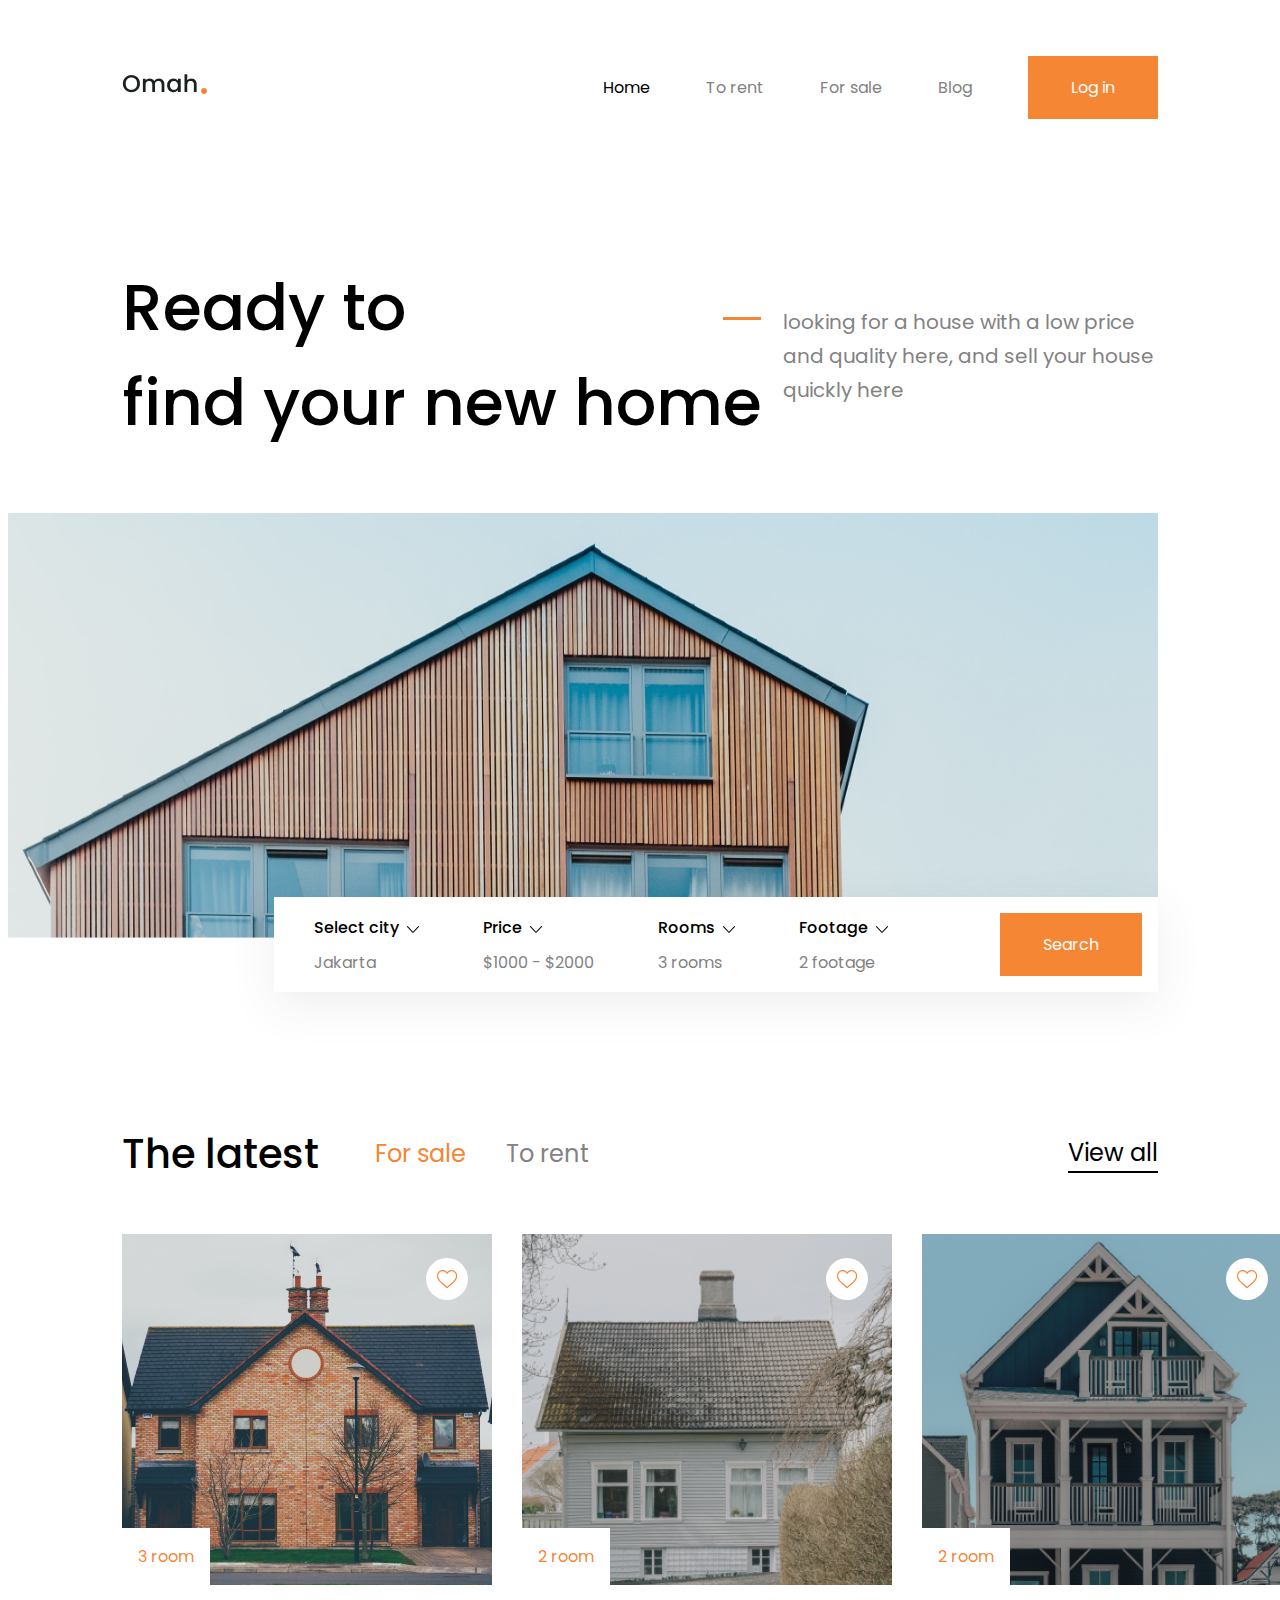
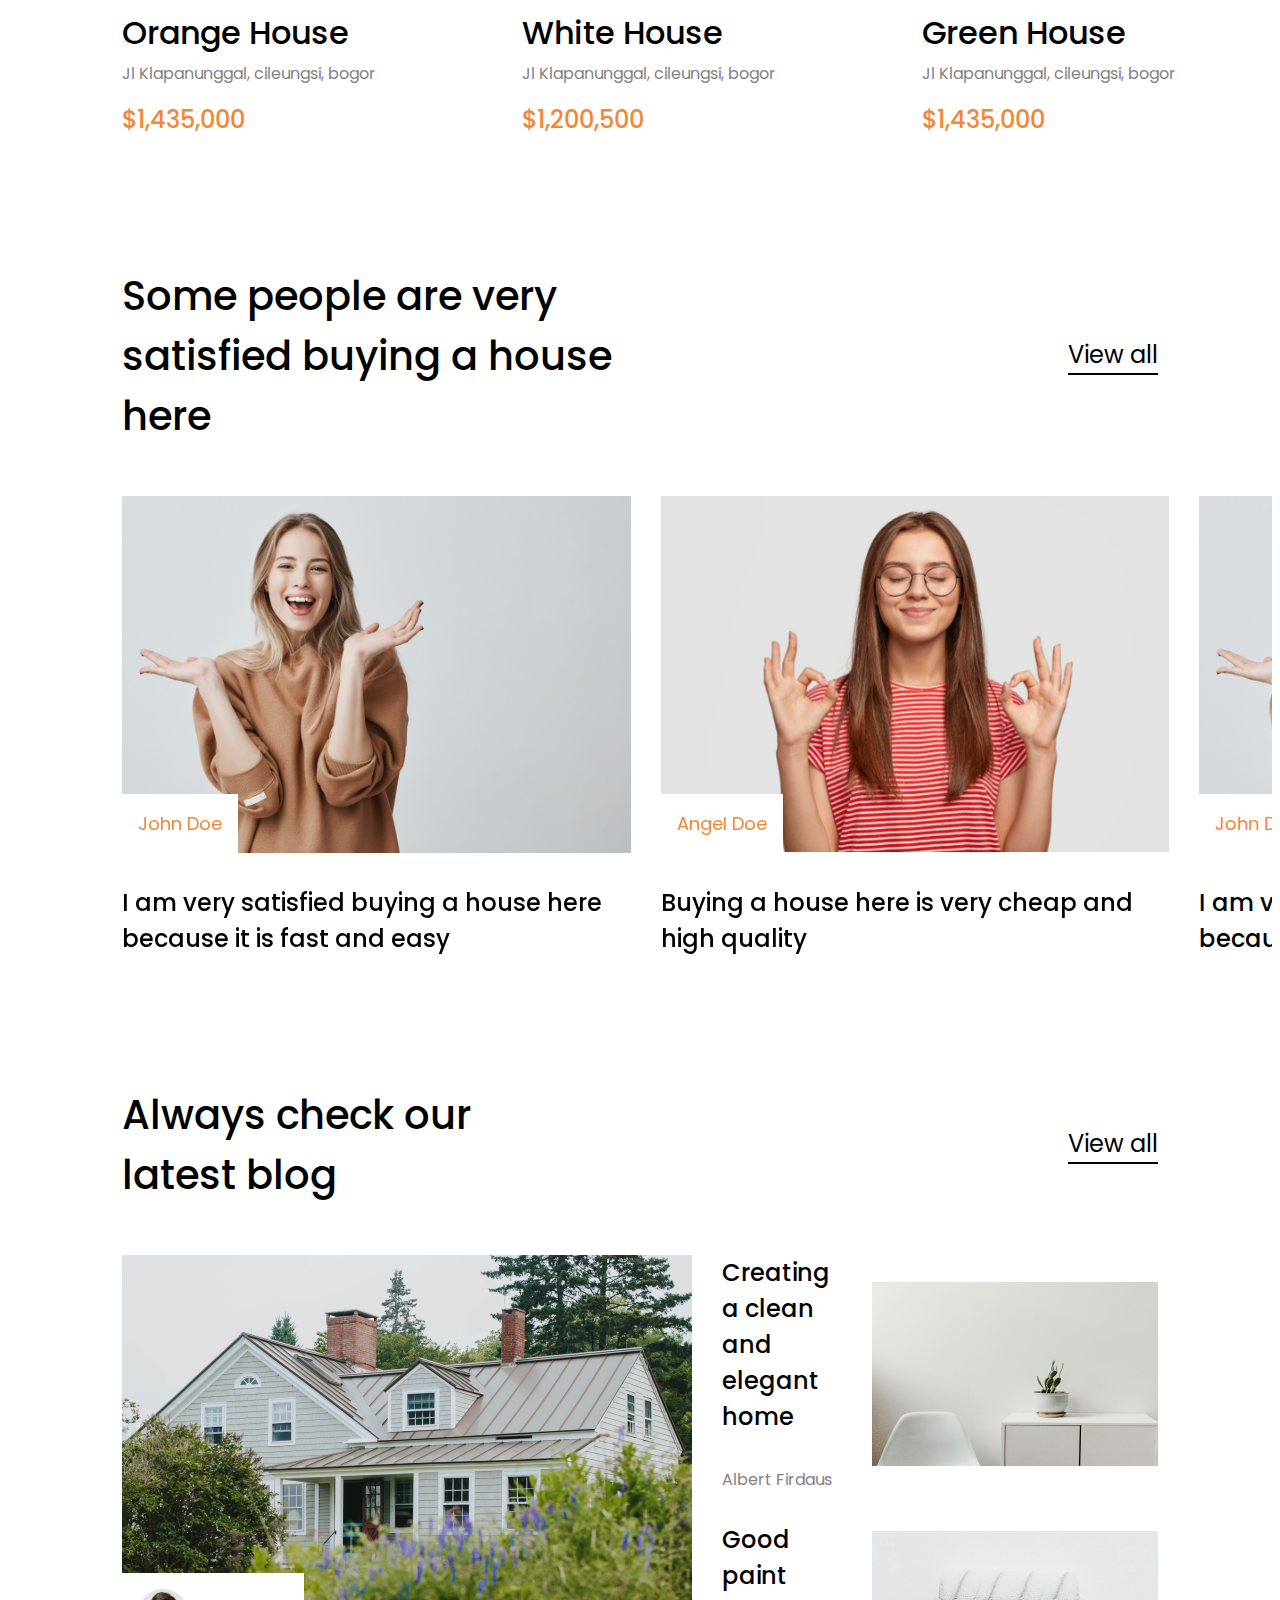
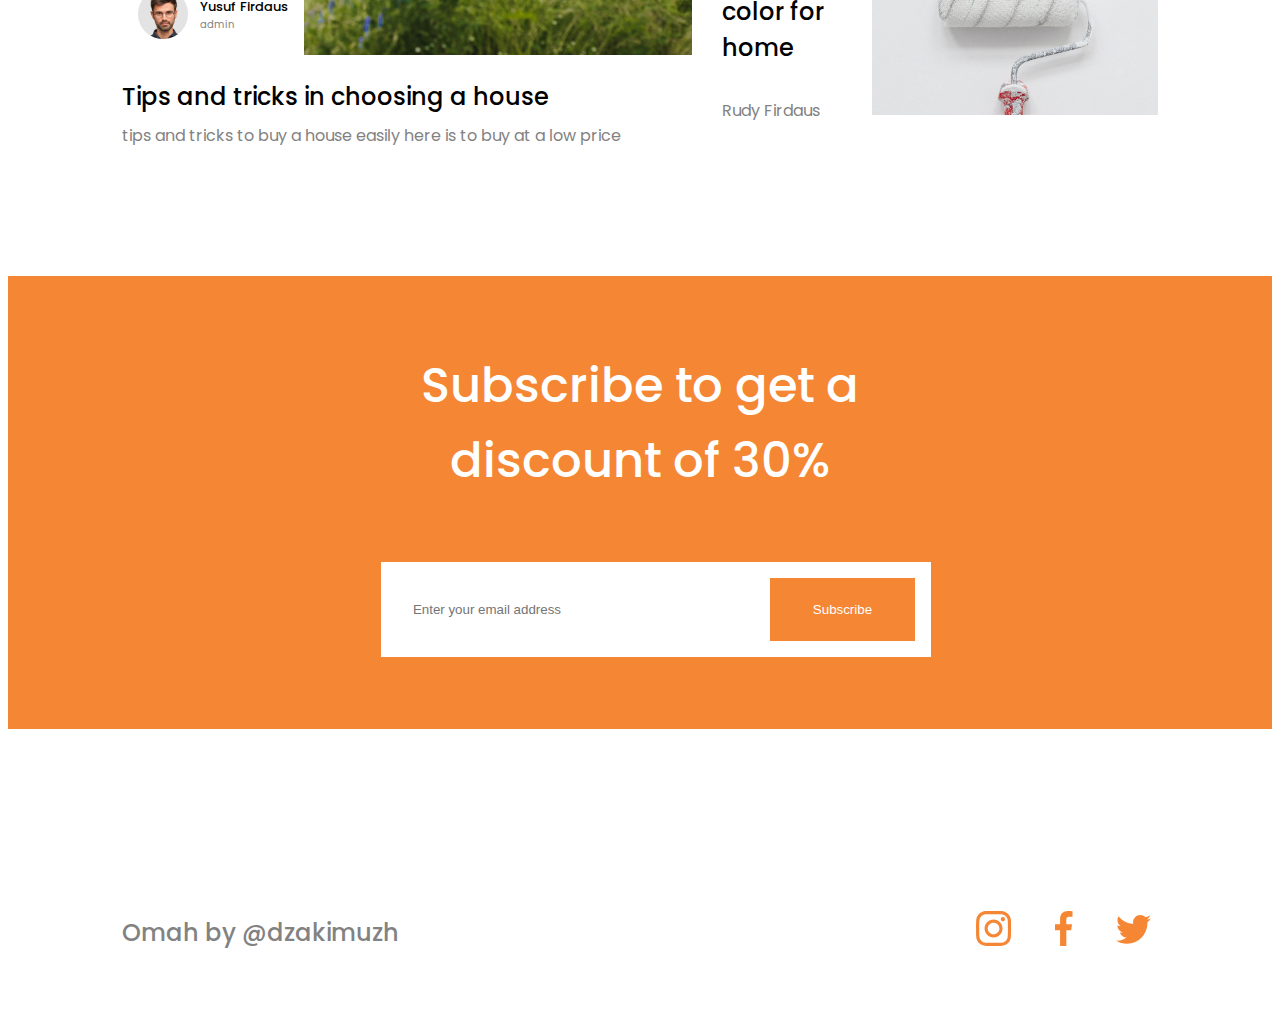
<file: index.html>
<!DOCTYPE html>
<html lang="en">

<head>
  <meta charset="UTF-8">
  <meta http-equiv="X-UA-Compatible" content="IE=edge">
  <meta name="viewport" content="width=device-width, initial-scale=1.0">
  <title>Omah</title>
  <link rel="stylesheet" href="https://necolas.github.io/normalize.css/latest/normalize.css">
  <link rel="preconnect" href="https://fonts.googleapis.com">
  <link rel="preconnect" href="https://fonts.gstatic.com" crossorigin>
  <link href="https://fonts.googleapis.com/css2?family=Poppins:wght@400;500&display=swap" rel="stylesheet">
  <link rel="stylesheet" href="https://cdn.jsdelivr.net/npm/swiper@9/swiper-bundle.min.css" />

  <link rel="stylesheet" href="css/swiper.css">
  <link rel="stylesheet" href="css/style.css">
</head>

<body>
  <nav class="nav">
    <div class="container">
      <a href="" class="nav__brand">
        <img src="/images/nav-brand.png" alt="">
      </a>
      <div class="menu">
        <a href="" class="menu__item menu__item--active">Home</a>
        <a href="" class="menu__item color-grey">To rent</a>
        <a href="" class="menu__item color-grey">For
          sale</a>
        <a href="" class="menu__item color-grey">Blog</a>
        <a href="" class="menu__item cta-button">Log in</a>
      </div>
    </div>
  </nav>

  <div class="hero">
    <div class="container">
      <div class="hero__header">
        <h1 class="hero__headline">Ready to <br>
          find your new home</h1>
        <p class="hero__headline-sub color-grey">looking for a house with a low price
          and quality here, and sell your house
          quickly here</p>
      </div>
    </div>
    <img src="/images/hero-image.png" alt="" class="hero__image">
    <div class="container">
      <div class="hero__search">
        <div class="hero__search-item">
          <a href="" class="hero__search-dropdown">Select city</a>
          <span class="hero__search-description color-grey">Jakarta</span>
        </div>
        <div class="hero__search-item">
          <a href="" class="hero__search-dropdown">Price</a>
          <span class="hero__search-description color-grey">$1000 - $2000</span>
        </div>
        <div class="hero__search-item">
          <a href="" class="hero__search-dropdown">Rooms</a>
          <span class="hero__search-description color-grey">3 rooms</span>
        </div>
        <div class="hero__search-item">
          <a href="" class="hero__search-dropdown">Footage</a>
          <span class="hero__search-description color-grey">2 footage</span>
        </div>
        <a href="" class="hero__search-button cta-button">Search</a>
      </div>
    </div>
  </div>

  <div class="sale">
    <div class="container">
      <div class="sale__headline">
        <h2 class="sale__label-main">
          The latest
        </h2>
        <a href="" class="sale__label-sub color-orange">For sale</a>
        <a href="" class="sale__label-sub color-grey">To rent</a>
        <a href="" class="sale__label-view">View all</a>
      </div>
      <div class="sale__houses">
        <div class="sale__house">
          <div class="sale__image-group">
            <img src="/images/sale-house1.png" alt="" class="sale__image">
            <span class="sale__image-label color-orange">3 room</span>
            <a href=""><img src="/images/icon-love.svg" class="sale__image-icon"></a>
          </div>
          <a href="" class="sale__house-name">Orange House</a>
          <span class="sale__house-description color-grey">Jl Klapanunggal, cileungsi, bogor</span>
          <span class="sale__house-price color-orange">$1,435,000</span>
        </div>
        <div class="sale__house">
          <div class="sale__image-group">
            <img src="/images/sale-house2.png" alt="" class="sale__image">
            <span class="sale__image-label color-orange">2 room</span>
            <a href=""><img src="/images/icon-love.svg" class="sale__image-icon"></a>
          </div>
          <a href="" class="sale__house-name">White House</a>
          <span class="sale__house-description color-grey">Jl Klapanunggal, cileungsi, bogor</span>
          <span class="sale__house-price color-orange">$1,200,500</span>
        </div>
        <div class="sale__house">
          <div class="sale__image-group">
            <img src="/images/sale-house3.png" alt="" class="sale__image">
            <span class="sale__image-label color-orange">2 room</span>
            <a href=""><img src="/images/icon-love.svg" class="sale__image-icon"></a>
          </div>
          <a href="" class="sale__house-name">Green House</a>
          <span class="sale__house-description color-grey">Jl Klapanunggal, cileungsi, bogor</span>
          <span class="sale__house-price color-orange">$1,435,000</span>
        </div>
      </div>
    </div>
  </div>

  <div class="review">
    <div class="container">
      <div class="review__headline">
        <h2 class="review__label-main">
          Some people are very <br>
          satisfied buying a house here
        </h2>
        <a href="" class="review__label-view">View all</a>
      </div>
    </div>
  </div>
  <div class="swiper review__posts">
    <div class="swiper-wrapper">
      <div class="swiper-slide review__post">
        <div class="review__image-group">
          <a href="">
            <img src="images/woman1.png" alt="" class="review__image">
          </a>
          <span class="review__image-label color-orange">John Doe</span>
        </div>
        <a href="" class="review__title">I am very satisfied buying a house
          here because it is fast and easy</a>
      </div>
      <div class="swiper-slide review__post">
        <div class="review__image-group">
          <a href="">
            <img src="images/woman2.png" alt="" class="review__image">
          </a>
          <span class="review__image-label color-orange">Angel Doe</span>
        </div>
        <a href="" class="review__title">Buying a house here is very cheap
          and high quality</a>
      </div>
      <div class="swiper-slide review__post">
        <div class="review__image-group">
          <a href="">
            <img src="images/woman1.png" alt="" class="review__image">
          </a>
          <span class="review__image-label color-orange">John Doe</span>
        </div>
        <a href="" class="review__title">I am very satisfied buying a house
          here because it is fast and easy</a>
      </div>
      <div class="swiper-slide review__post">
        <div class="review__image-group">
          <a href="">
            <img src="images/woman2.png" alt="" class="review__image">
          </a>
          <span class="review__image-label color-orange">Angel Doe</span>
        </div>
        <a href="" class="review__title">Buying a house here is very cheap
          and high quality</a>
      </div>
      <div class="swiper-slide review__post">
        <div class="review__image-group">
          <a href="">
            <img src="images/woman1.png" alt="" class="review__image">
          </a>
          <span class="review__image-label color-orange">John Doe</span>
        </div>
        <a href="" class="review__title">I am very satisfied buying a house
          here because it is fast and easy</a>
      </div>
      <div class="swiper-slide review__post">
        <div class="review__image-group">
          <a href="">
            <img src="images/woman2.png" alt="" class="review__image">
          </a>
          <span class="review__image-label color-orange">Angel Doe</span>
        </div>
        <a href="" class="review__title">Buying a house here is very cheap
          and high quality</a>
      </div>
    </div>
  </div>

  <div class="blog">
    <div class="container">
      <div class="blog__headline">
        <h2 class="blog__label-main">
          Always check our <br>
          latest blog
        </h2>
        <a href="" class="review__label-view">View all</a>
      </div>
      <div class="blog__posts">
        <div class="blog__post-main">
          <div class="blog__image-group">
            <img src="images/blog-post.png" alt="">
            <div class="blog__user">
              <img src="images/potrait.png" alt="" class="blog__user-potrait">
              <div class="blog__user-profile">
                <a href="" class="blog__user-name">
                  Yusuf Firdaus
                </a>
                <span class="blog__user-title color-grey">
                  admin
                </span>
              </div>
            </div>
          </div>
          <a href="" class="blog__post-title">
            Tips and tricks in choosing a house
          </a>
          <span class="blog__post-description color-grey">
            tips and tricks to buy a house easily here is to buy at a low price
          </span>
        </div>
        <div class="blog__post-subs">
          <div class="blog__post-sub">
            <img src="images/blog-post-sub1.png" alt="" class="blog__post-sub-image">
            <div class="blog__post-sub-group">
              <a href="" class="blog__post-sub-title">
                Creating a clean
                and elegant home
              </a>
              <a href="" class="blog__post-sub-user color-grey">Albert Firdaus</a>
            </div>
          </div>
          <div class="blog__post-sub">
            <img src="images/blog-post-sub2.png" alt="" class="blog__post-sub-image">
            <div class="blog__post-sub-group">
              <a href="" class="blog__post-sub-title">
                Good paint color for home
              </a>
              <a href="" class="blog__post-sub-user color-grey">Rudy Firdaus</a>
            </div>
          </div>
        </div>
      </div>
    </div>
  </div>

  <div class="subscribe">
    <div class="container">
      <h2 class="subscribe__headline">
        Subscribe to get a discount
        of 30%
      </h2>
      <div class="subscribe__custom-search">
        <input type="text" placeholder="Enter your email address" class="subscribe__input">
        <button class="subscribe__button cta-button" type="submit">
          Subscribe
        </button>
      </div>
    </div>
  </div>

  <footer>
    <div class="container">
      <div class="footer">
        <span class="footer__sign color-grey">
          Omah by @dzakimuzh
        </span>

        <div class="footer__icons">
          <a href=""><img src="/images/instagram.svg" alt=""></a>
          <a href=""><img src="/images/facebook.svg" alt=""></a>
          <a href=""><img src="/images/twitter.svg" alt=""></a>
        </div>
      </div>
    </div>
  </footer>
  <!-- Swiper JS -->
  <script src="https://cdn.jsdelivr.net/npm/swiper@9/swiper-bundle.min.js"></script>

  <!-- Initialize Swiper -->
  <script>
    var swiper = new Swiper(".swiper", {
      slidesPerView: "auto",
      spaceBetween: 30,
      pagination: {
        el: ".swiper-pagination",
        clickable: true,
      },
    });
  </script>
</body>

</html>
</file>
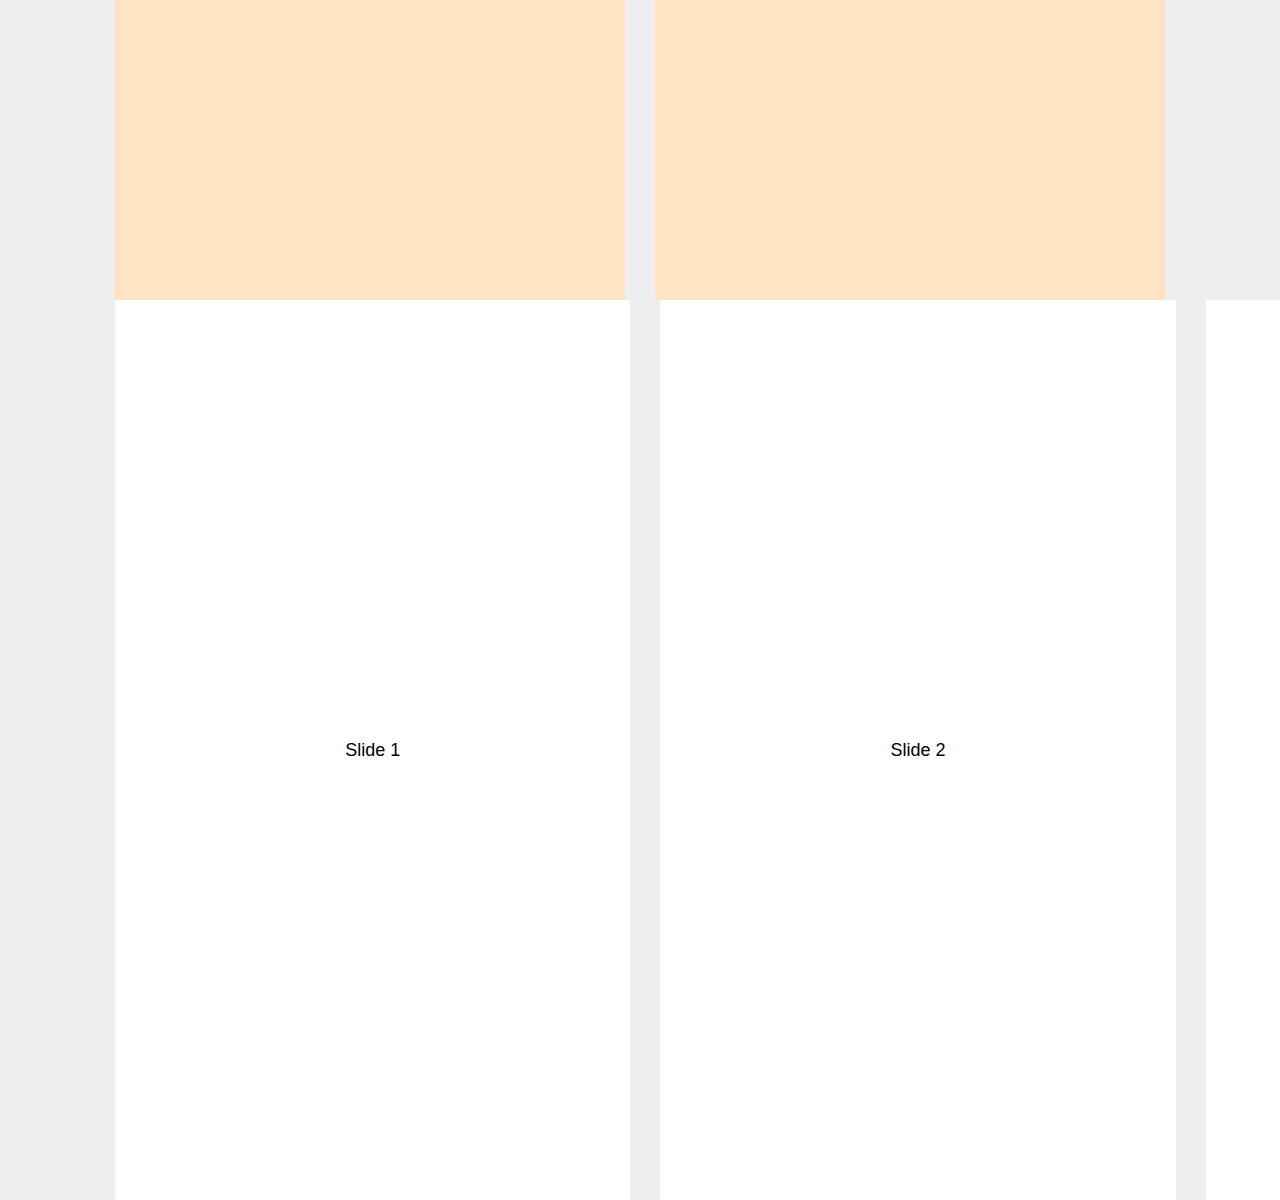
<file: swiper.html>
<!DOCTYPE html>
<html lang="en">

<head>
  <meta charset="utf-8" />
  <title>Swiper demo</title>
  <meta name="viewport" content="width=device-width, initial-scale=1, minimum-scale=1, maximum-scale=1" />
  <!-- Link Swiper's CSS -->
  <link rel="stylesheet" href="https://cdn.jsdelivr.net/npm/swiper@9/swiper-bundle.min.css" />

  <!-- Demo styles -->
  <style>
    html,
    body {
      position: relative;
      height: 100%;
    }

    body {
      background: #eee;
      font-family: Helvetica Neue, Helvetica, Arial, sans-serif;
      font-size: 14px;
      color: #000;
      margin: 0;
      padding: 0;
    }

    .swiper {
      width: 100%;
      height: 100%;
    }

    .swiper-wrapper {
      margin-left: 9%;
    }

    .swiper-slide {
      width: 40.25%;

      text-align: center;
      font-size: 18px;
      background: #fff;
      display: flex;
      justify-content: center;
      align-items: center;
    }

    .swiper-slide img {
      display: block;
      height: 100%;
      object-fit: cover;
    }

    .container {
      width: 82%;
      margin: 0 auto;
      display: flex;
      justify-content: center;
      gap: 30px;
    }

    .block {
      background-color: bisque;
      height: 300px;
      flex: 1;
    }
  </style>
</head>

<body>
  <div class="container">
    <div class="block">

    </div>
    <div class="block">

    </div>
  </div>
  <!-- Swiper -->
  <div class="swiper mySwiper">
    <div class="swiper-wrapper">
      <div class="swiper-slide">Slide 1</div>
      <div class="swiper-slide">Slide 2</div>
      <div class="swiper-slide">Slide 3</div>
      <div class="swiper-slide">Slide 4</div>
      <div class="swiper-slide">Slide 5</div>
      <div class="swiper-slide">Slide 6</div>
      <div class="swiper-slide">Slide 7</div>
      <div class="swiper-slide">Slide 8</div>
      <div class="swiper-slide">Slide 9</div>
    </div>
  </div>

  <!-- Swiper JS -->
  <script src="https://cdn.jsdelivr.net/npm/swiper@9/swiper-bundle.min.js"></script>

  <!-- Initialize Swiper -->
  <script>
    var swiper = new Swiper(".mySwiper", {
      slidesPerView: "auto",
      spaceBetween: 30,
      pagination: {
        el: ".swiper-pagination",
        clickable: true,
      },
    });
  </script>
</body>

</html>
</file>
<file: css/style.css>
html {
  font-family: 'Poppins', sans-serif;
  font-size: 16px;
  color: #000;
}

a {
  text-decoration: none;
  color: #000;
}

.container {
  max-width: 82%;
  margin: 0 auto;
}

.color-grey {
  color: #828282;
}

.color-orange {
  color: #F58634;
}

.cta-button {
  padding: 19px 43px;
  color: #fff;
  background: #F58634;
}

.review__headline,
.blog__headline {
  display: flex;
  align-items: center;
  margin-bottom: 50px;
}

.review__label-main,
.blog__label-main {
  margin: 0 56px 0 0;
  font-size: 40px;
  line-height: 60px;
  font-weight: 500;
  width: 55%;
}

.review__label-view,
.blog__label-view {
  margin-left: auto;
  font-size: 24px;
  line-height: 36px;
  color: #000;
  border-bottom: 2px solid #000;
}

.nav {
  padding: 48px 0;
  margin-bottom: 50px;
}

.nav .container {
  display: flex;
  justify-content: center;
  align-items: center;
}

.menu {
  display: flex;
  justify-content: center;
  align-items: center;
  gap: 56px;
  margin-left: auto;
}

.menu__item--active {
  color: #000;
}

.hero__header {
  display: flex;
  justify-content: space-between;
  align-items: center;
  margin-bottom: 20px;
}

.hero__headline {
  width: 650px;
  font-size: 64px;
  font-weight: 500;
}

.hero__headline-sub {
  width: 375px;
  font-weight: 400;
  font-size: 20px;
  line-height: 34px;
}

.hero__headline-sub::before {
  align-items: center;
  content: "";
  display: flex;
  flex-direction: row;
  justify-content: center;
  position: relative;
  top: 15px;
  left: -60px;
  background-color: #F58634;
  color: #ffffff;
  height: 3px;
  width: 38px;
}

.hero__image {
  /* display: block;
  margin-left: auto; */
  width: 91%;
  background-size: cover;
}

.hero__search {
  display: flex;
  position: relative;
  top: -48px;
  width: fit-content;
  margin-left: auto;
  margin-bottom: 84px;
  padding: 16px 16px 16px 40px;
  align-items: center;
  gap: 64px;
  background-color: #fff;
  box-shadow: 0px 12px 45px rgba(86, 86, 86, 0.1);
}

.hero__search-item {
  display: flex;
  flex-direction: column;
}

.hero__search-dropdown {
  color: #000;
  font-weight: 500;
  margin-bottom: 10px;
}

.hero__search-dropdown::after {
  content: url(/images/drop-down.svg);
  display: inline-block;
  width: 12px;
  height: 12px;
  margin-left: 8px;
}

.hero__search-button {
  margin-left: 48px;
}

.sale__headline {
  display: flex;
  align-items: center;
  margin-bottom: 50px;
}

.sale__label-main {
  margin: 0 56px 0 0;
  font-size: 40px;
  line-height: 60px;
  font-weight: 500;
}

.sale__label-sub {
  font-size: 24px;
  line-height: 36px;
}

.sale__label-sub:nth-of-type(1) {
  margin-right: 40px;
}

.sale__label-view {
  margin-left: auto;
  font-size: 24px;
  line-height: 36px;
  color: #000;
  border-bottom: 2px solid #000;
}

.sale__houses {
  display: flex;
  margin-bottom: 128px;
  justify-content: space-between;
  gap: 30px;
}

.sale__house {
  display: flex;
  flex-direction: column;
  flex-grow: 1;
}

.sale__image-group {
  display: flex;
  flex-direction: column;
  position: relative;
  margin-bottom: 24px;
}

.sale__image-icon {
  position: absolute;
  top: 24px;
  right: 24px;
  margin-left: auto;
}

.sale__image-label {
  position: absolute;
  left: 0px;
  bottom: 0px;
  padding: 16px;
  background-color: #fff;
}

.sale__house-name {
  margin-bottom: 4px;
  font-size: 32px;
  font-weight: 500;
  line-height: 48px;
}

.sale__house-description {
  margin-bottom: 16px;
}

.sale__house-price {
  font-size: 24px;
  font-weight: 500;
  line-height: 36px;
}

.review__posts {
  margin-bottom: 128px;
}

.review__post {
  display: flex;
  flex-direction: column;
}

.review__image-group {
  display: flex;
  position: relative;
  margin-bottom: 32px;
  flex-direction: column;
}

.review__image-label {
  position: absolute;
  left: 0px;
  bottom: 0px;
  padding: 16px;
  background-color: #fff;
}

.review__title {
  font-weight: 500;
  font-size: 24px;
  line-height: 36px;
  text-align: left;
}

.blog__posts {
  display: flex;
  gap: 30px;
  margin-bottom: 128px;
}

.blog__post-main {
  display: flex;
  flex: 1;
  flex-direction: column;
}

.blog__image-group {
  display: flex;
  position: relative;
  margin-bottom: 24px;
  flex-direction: column;
}

.blog__user {
  display: flex;
  align-items: center;
  justify-content: center;
  position: absolute;
  left: 0px;
  bottom: 0px;
  padding: 16px;
  background-color: #fff;
}

.blog__user-profile {
  display: flex;
  flex-direction: column;
  margin-left: 12px;
}

.blog__user-name {
  font-weight: 500;
  font-size: 13px;
  line-height: 20px;
}

.blog__user-title {
  font-size: 10px;
  line-height: 15px;
}

.blog__post-title {
  margin-bottom: 8px;
  font-weight: 500;
  font-size: 24px;
  line-height: 36px;
}

.blog__post-subs {
  margin: 0 auto;
  display: flex;
  flex-direction: column;
  justify-content: start;
  gap: 30px;
  flex: 1;
}

.blog__post-sub {
  display: flex;
  flex-direction: row-reverse;
  align-items: center;
  justify-content: space-between;
  gap: 24px;
}

.blog__post-sub-group {
  display: flex;
  flex-direction: column;
  flex: 1;
}

.blog__post-sub-image {
  flex: 1;
}

.blog__post-sub-title {
  margin-bottom: 32px;
  font-weight: 500;
  font-size: 24px;
  line-height: 36px;
}

.subscribe {
  position: relative;
  padding: 72px 0;
  background-color: #F58634;
  margin-bottom: 128px;
}

.subscribe__headline {
  width: 45%;
  margin: 0 auto;
  margin-bottom: 64px;
  font-weight: 500;
  font-size: 48px;
  line-height: 75px;
  text-align: center;
  color: #fff;
}

.subscribe__custom-search {
  position: relative;
  width: 50%;
  margin: 0 auto;
  text-align: center;
}

.subscribe__input {
  width: 100%;
  padding: 40px 0px 40px 32px;
  border: none;
}

.subscribe__button {
  top: 16px;
  bottom: 16px;
  right: -16px;
  position: absolute;
  border: none;
}

.footer {
  display: flex;
  justify-content: space-between;
  align-items: center;
  padding: 48px 0;
}

.footer__sign {
  font-weight: 500;
  font-size: 24px;
  line-height: 36px;
}

.footer__icons a {
  margin-left: 18px;
}
</file>
